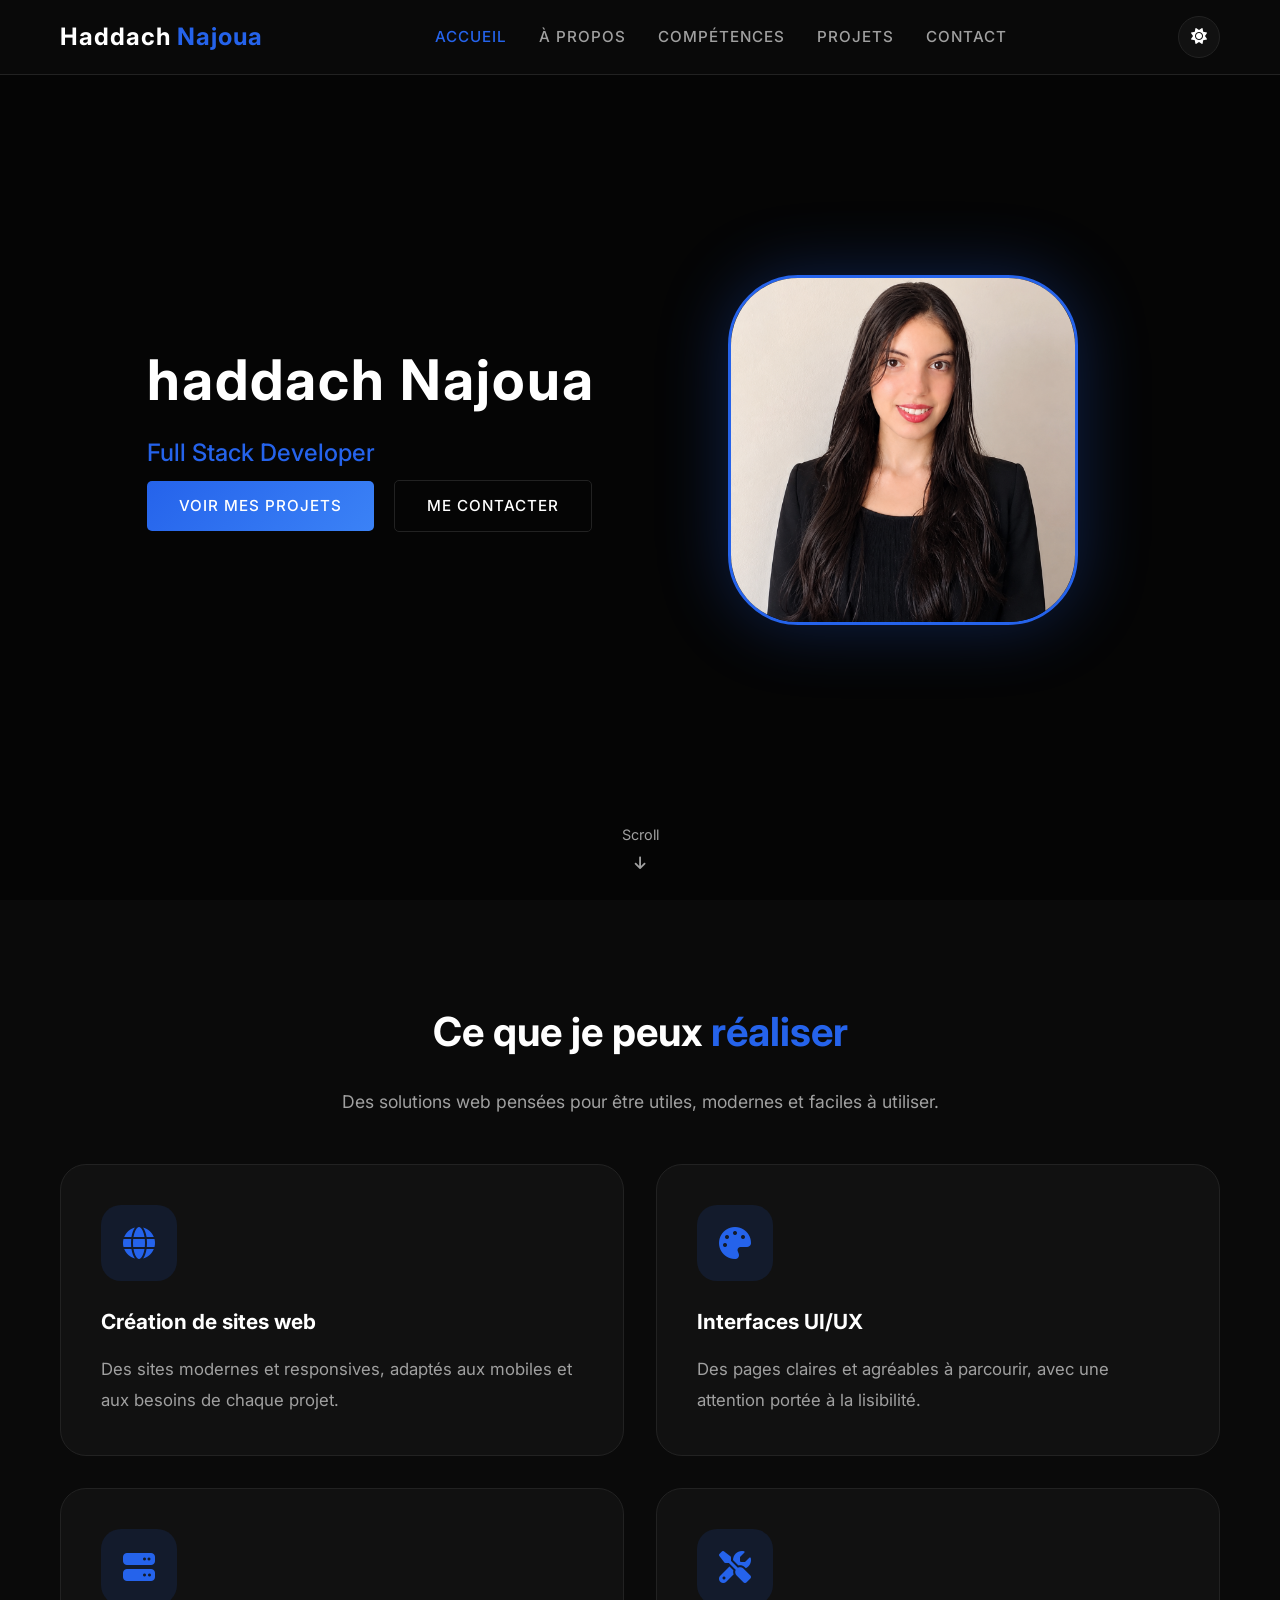
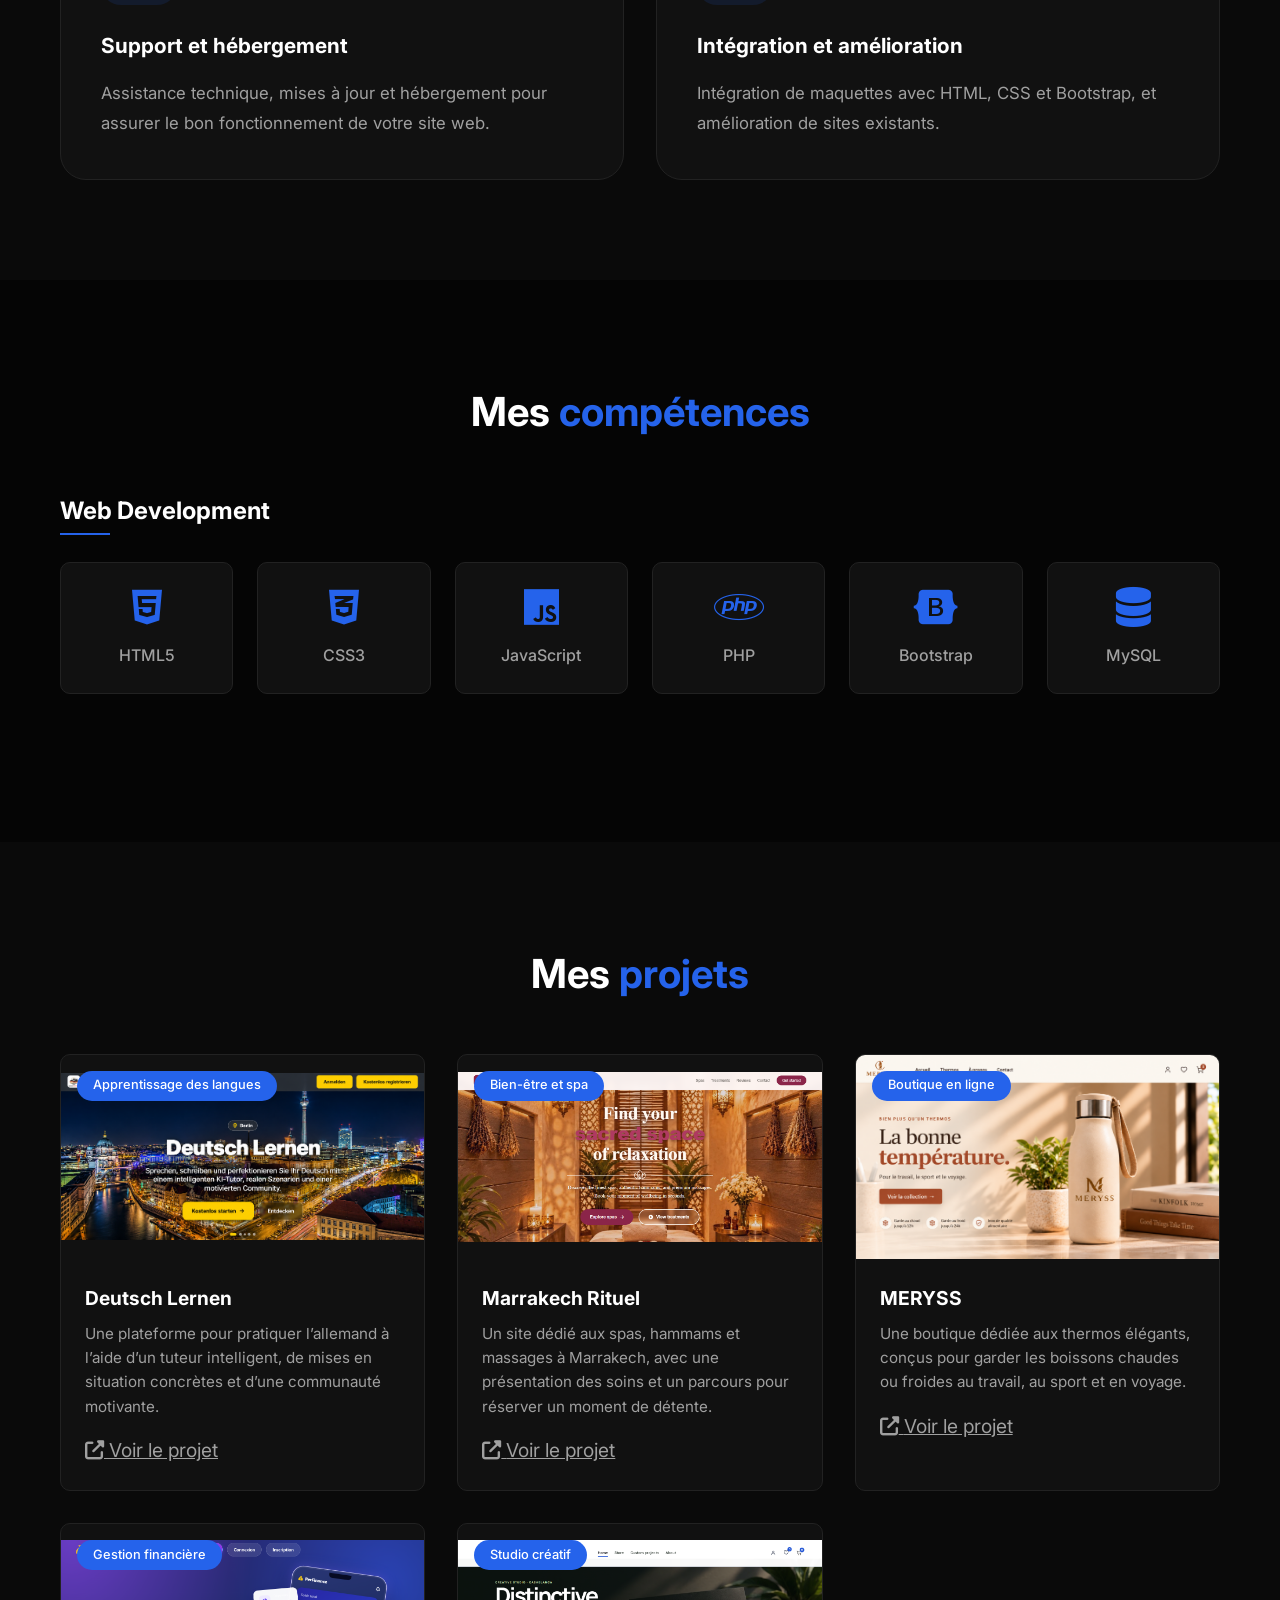
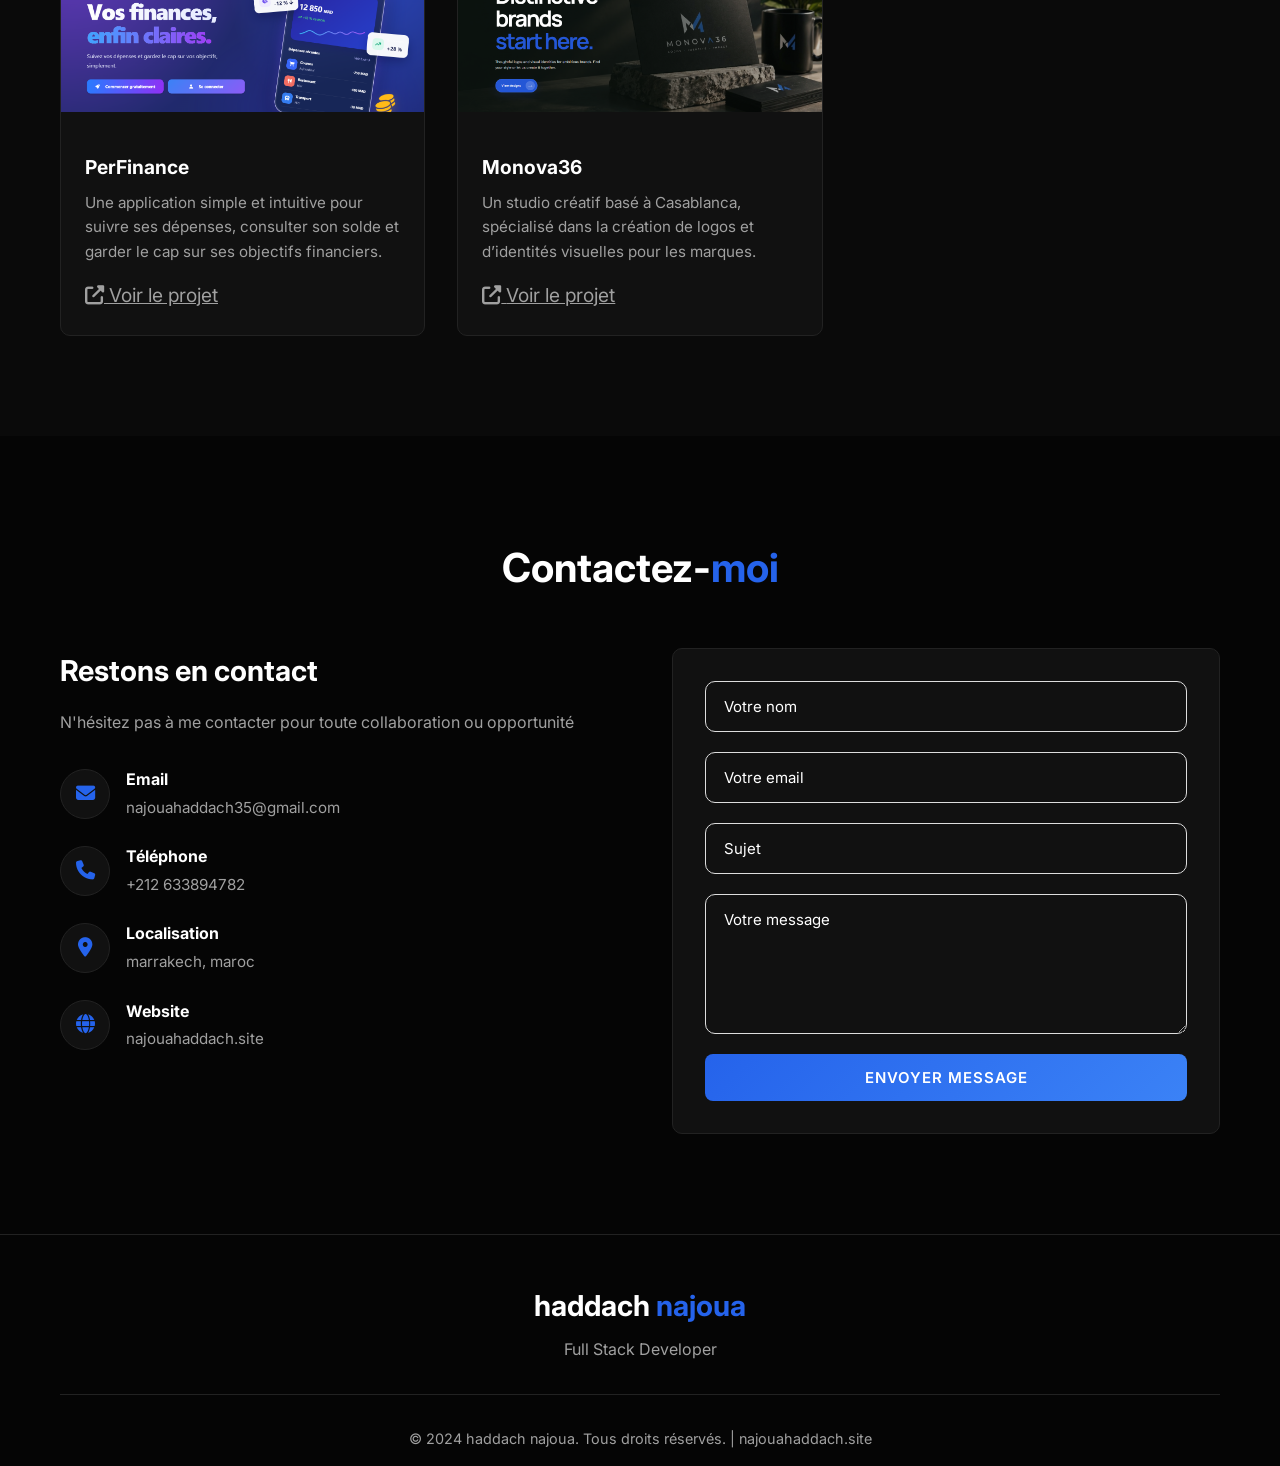
<file: index.html>
<!DOCTYPE html>
<html lang="fr">
<head>
    <meta charset="UTF-8">
    <meta name="viewport" content="width=device-width, initial-scale=1.0">
    <title>Haddach Najoua - Développeuse web</title>
    <link rel="stylesheet" href="https://cdnjs.cloudflare.com/ajax/libs/font-awesome/6.4.0/css/all.min.css">
    <link rel="stylesheet" href="style.css">
</head>
<body>
    <!-- Navigation -->
    <nav class="navbar">
        <div class="nav-container">
            <a href="#" class="logo">Haddach <span>Najoua</span></a>
            <ul class="nav-menu">
                <li><a href="#home" class="nav-link active">Accueil</a></li>
                <li><a href="#about" class="nav-link">À propos</a></li>
                <li><a href="#skills" class="nav-link">Compétences</a></li>
                <li><a href="#projects" class="nav-link">Projets</a></li>
                <li><a href="#contact" class="nav-link">Contact</a></li>
            </ul>
            <button class="theme-toggle" type="button" aria-label="Activer le thème clair" title="Activer le thème clair">
                <i class="fas fa-sun" aria-hidden="true"></i>
            </button>
            <div class="menu-toggle">
                <i class="fas fa-bars"></i>
            </div>
        </div>
    </nav>

    <!-- Hero Section -->
    <section id="home" class="hero">
        <div class="hero-content">
            <div class="hero-text">
                <h1>haddach Najoua</h1>
                <h2>Full Stack Developer</h2>
    
                <div class="hero-buttons">
                    <a href="#projects" class="btn primary">Voir mes projets</a>
                    <a href="#contact" class="btn secondary">Me contacter</a>
                </div>
               
            </div>
            <div class="hero-image">
                <div class="profile-circle">
                    <img src="assets/image.png" alt="Portrait de Haddach Najoua">
                </div>
            </div>
        </div>
        <div class="scroll-down">
            <span>Scroll</span>
            <i class="fas fa-arrow-down"></i>
        </div>
    </section>

    <!-- About Section -->
    <section id="about" class="about">
        <div class="container">
            <h2 class="section-title">Ce que je peux <span>réaliser</span></h2>
            <p class="section-intro">Des solutions web pensées pour être utiles, modernes et faciles à utiliser.</p>
            <div class="about-grid">
                <div class="about-card">
                    <div class="about-icon"><i class="fas fa-globe"></i></div>
                    <h3>Création de sites web</h3>
                    <p>Des sites modernes et responsives, adaptés aux mobiles et aux besoins de chaque projet.</p>
                </div>
                <div class="about-card">
                    <div class="about-icon"><i class="fas fa-palette"></i></div>
                    <h3>Interfaces UI/UX</h3>
                    <p>Des pages claires et agréables à parcourir, avec une attention portée à la lisibilité.</p>
                </div>
                <div class="about-card">
                    <div class="about-icon"><i class="fas fa-server"></i></div>
                    <h3>Support et hébergement</h3>
                    <p>Assistance technique, mises à jour et hébergement pour assurer le bon fonctionnement de votre site web.</p>
                </div>
                <div class="about-card">
                    <div class="about-icon"><i class="fas fa-screwdriver-wrench"></i></div>
                    <h3>Intégration et amélioration</h3>
                    <p>Intégration de maquettes avec HTML, CSS et Bootstrap, et amélioration de sites existants.</p>
                </div>
            </div>
        </div>
    </section>

    <!-- Skills Section -->
    <section id="skills" class="skills">
        <div class="container">
            <h2 class="section-title">Mes <span>compétences</span></h2>
            
            <div class="skills-category">
                <h3>Web Development</h3>
                <div class="skills-grid">
                     <div class="skill-item">
                        <i class="fab fa-html5"></i>
                        <span>HTML5</span>
                    </div>
                    
                  
                    <div class="skill-item">
                        <i class="fab fa-css3-alt"></i>
                        <span>CSS3</span>
                    </div>
                    <div class="skill-item">
                        <i class="fab fa-js"></i>
                        <span>JavaScript</span>
                    </div>
                    <div class="skill-item">
                        <i class="fab fa-php"></i>
                        <span>PHP</span>
                    </div>
                    <div class="skill-item">
                        <i class="fab fa-bootstrap"></i>
                        <span>Bootstrap</span>
                    </div>
                    <div class="skill-item">
                        <i class="fas fa-database"></i>
                        <span>MySQL</span>
                    </div>
                </div>
            </div>
        </div>
    </section>

    <!-- Projects Section -->
    <section id="projects" class="projects">
        <div class="container">
            <h2 class="section-title">Mes <span>projets</span></h2>
            
            <div class="projects-grid">
                <div class="project-card">
                    <div class="project-image project-image--contain">
                        <a href="https://deutschlernen.wuaze.com" target="_blank" rel="noopener noreferrer" aria-label="Ouvrir Deutsch Lernen">
                            <img src="assets/deutschlernen.png" alt="Aperçu de Deutsch Lernen, plateforme pour apprendre l’allemand">
                        </a>
                        <div class="project-overlay">
                            <span class="project-category">Apprentissage des langues</span>
                        </div>
                    </div>
                    <div class="project-info">
                        <h3>Deutsch Lernen</h3>
                        <p>Une plateforme pour pratiquer l’allemand à l’aide d’un tuteur intelligent, de mises en situation concrètes et d’une communauté motivante.</p>
                        <div class="project-links">
                            <a href="https://deutschlernen.wuaze.com" target="_blank" rel="noopener noreferrer" aria-label="Visiter Deutsch Lernen">
                                <i class="fas fa-external-link-alt" aria-hidden="true"></i>
                                <span>Voir le projet</span>
                            </a>
                        </div>
                    </div>
                </div>
                <div class="project-card">
                    <div class="project-image project-image--contain">
                        <a href="https://marrakechspa.kesug.com" target="_blank" rel="noopener noreferrer" aria-label="Ouvrir Marrakech Rituel">
                            <img src="assets/marrakech-rituel.png" alt="Aperçu de Marrakech Rituel, site de spas, hammams et soins">
                        </a>
                        <div class="project-overlay">
                            <span class="project-category">Bien-être et spa</span>
                        </div>
                    </div>
                    <div class="project-info">
                        <h3>Marrakech Rituel</h3>
                        <p>Un site dédié aux spas, hammams et massages à Marrakech, avec une présentation des soins et un parcours pour réserver un moment de détente.</p>
                        <div class="project-links">
                            <a href="https://marrakechspa.kesug.com" target="_blank" rel="noopener noreferrer" aria-label="Visiter Marrakech Rituel">
                                <i class="fas fa-external-link-alt" aria-hidden="true"></i>
                                <span>Voir le projet</span>
                            </a>
                        </div>
                    </div>
                </div>
                <div class="project-card">
                    <div class="project-image project-image--contain">
                        <a href="https://thermos.site.je" target="_blank" rel="noopener noreferrer" aria-label="Ouvrir MERYSS">
                            <img src="assets/meryss.png" alt="Aperçu de la boutique MERYSS et de sa bouteille isotherme">
                        </a>
                        <div class="project-overlay">
                            <span class="project-category">Boutique en ligne</span>
                        </div>
                    </div>
                    <div class="project-info">
                        <h3>MERYSS</h3>
                        <p>Une boutique dédiée aux thermos élégants, conçus pour garder les boissons chaudes ou froides au travail, au sport et en voyage.</p>
                        <div class="project-links">
                            <a href="https://thermos.site.je" target="_blank" rel="noopener noreferrer" aria-label="Visiter MERYSS">
                                <i class="fas fa-external-link-alt" aria-hidden="true"></i>
                                <span>Voir le projet</span>
                            </a>
                        </div>
                    </div>
                </div>
                <div class="project-card">
                    <div class="project-image project-image--contain">
                        <a href="https://finance-app.infy.click" target="_blank" rel="noopener noreferrer" aria-label="Ouvrir PerFinance">
                            <img src="assets/perfinance.png" alt="Aperçu de l’application PerFinance de suivi des finances personnelles">
                        </a>
                        <div class="project-overlay">
                            <span class="project-category">Gestion financière</span>
                        </div>
                    </div>
                    <div class="project-info">
                        <h3>PerFinance</h3>
                        <p>Une application simple et intuitive pour suivre ses dépenses, consulter son solde et garder le cap sur ses objectifs financiers.</p>
                        <div class="project-links">
                            <a href="https://finance-app.infy.click" target="_blank" rel="noopener noreferrer" aria-label="Visiter PerFinance">
                                <i class="fas fa-external-link-alt" aria-hidden="true"></i>
                                <span>Voir le projet</span>
                            </a>
                        </div>
                    </div>
                </div>
                <div class="project-card">
                    <div class="project-image project-image--contain">
                        <a href="https://monova36.kesug.com" target="_blank" rel="noopener noreferrer" aria-label="Ouvrir Monova36">
                            <img src="assets/monova36.png" alt="Aperçu de Monova36, studio de création de logos et d’identités visuelles">
                        </a>
                        <div class="project-overlay">
                            <span class="project-category">Studio créatif</span>
                        </div>
                    </div>
                    <div class="project-info">
                        <h3>Monova36</h3>
                        <p>Un studio créatif basé à Casablanca, spécialisé dans la création de logos et d’identités visuelles pour les marques.</p>
                        <div class="project-links">
                            <a href="https://monova36.kesug.com" target="_blank" rel="noopener noreferrer" aria-label="Visiter Monova36">
                                <i class="fas fa-external-link-alt" aria-hidden="true"></i>
                                <span>Voir le projet</span>
                            </a>
                        </div>
                    </div>
                </div>
            </div>
        </div>
    </section>

    <!-- Contact Section -->
    <section id="contact" class="contact">
        <div class="container">
            <h2 class="section-title">Contactez-<span>moi</span></h2>
            
            <div class="contact-grid">
                <div class="contact-info">
                    <h3>Restons en contact</h3>
                    <p>N'hésitez pas à me contacter pour toute collaboration ou opportunité</p>
                    
                    <div class="contact-details">
                        <div class="contact-item">
                            <i class="fas fa-envelope"></i>
                            <div>
                                <h4>Email</h4>
                                <p>najouahaddach35@gmail.com</p>
                            </div>
                        </div>
                        <div class="contact-item">
                            <i class="fas fa-phone"></i>
                            <div>
                                <h4>Téléphone</h4>
                                <p>+212 633894782</p>
                            </div>
                        </div>
                        <div class="contact-item">
                            <i class="fas fa-map-marker-alt"></i>
                            <div>
                                <h4>Localisation</h4>
                                <p>marrakech, maroc</p>
                            </div>
                        </div>
                        <div class="contact-item">
                            <i class="fas fa-globe"></i>
                            <div>
                                <h4>Website</h4>
                                <p>najouahaddach.site</p>
                            </div>
                        </div>
                    </div>
                </div>
                
                
<form class="contact-form"
      action="https://formsubmit.app/f/9q57jbeb3t"
      method="POST">
<input type="hidden" name="_redirect" value="https://TON-SITE/merci.html">
    <input type="text" name="name" placeholder="Votre nom" required>

    <input type="email" name="email" placeholder="Votre email" required>

    <input type="text" name="subject" placeholder="Sujet">

    <textarea name="message" placeholder="Votre message" required></textarea>

    <input type="text" name="_gotcha"
           style="display:none"
           tabindex="-1"
           autocomplete="off">

    <button type="submit" class="btn primary">
        Envoyer message
    </button>
</form>

            </div>
        </div>
    </section>

    <!-- Footer -->
    <footer class="footer">
        <div class="container">
            <div class="footer-content">
                <div class="footer-logo">haddach <span>najoua</span></div>
                <p>Full Stack Developer</p>
               
            </div>
            <div class="footer-bottom">
                <p>&copy; 2024 haddach najoua. Tous droits réservés. | najouahaddach.site</p>
            </div>
        </div>
    </footer>

    <script src="script.js"></script>
</body>
</html>
</file>
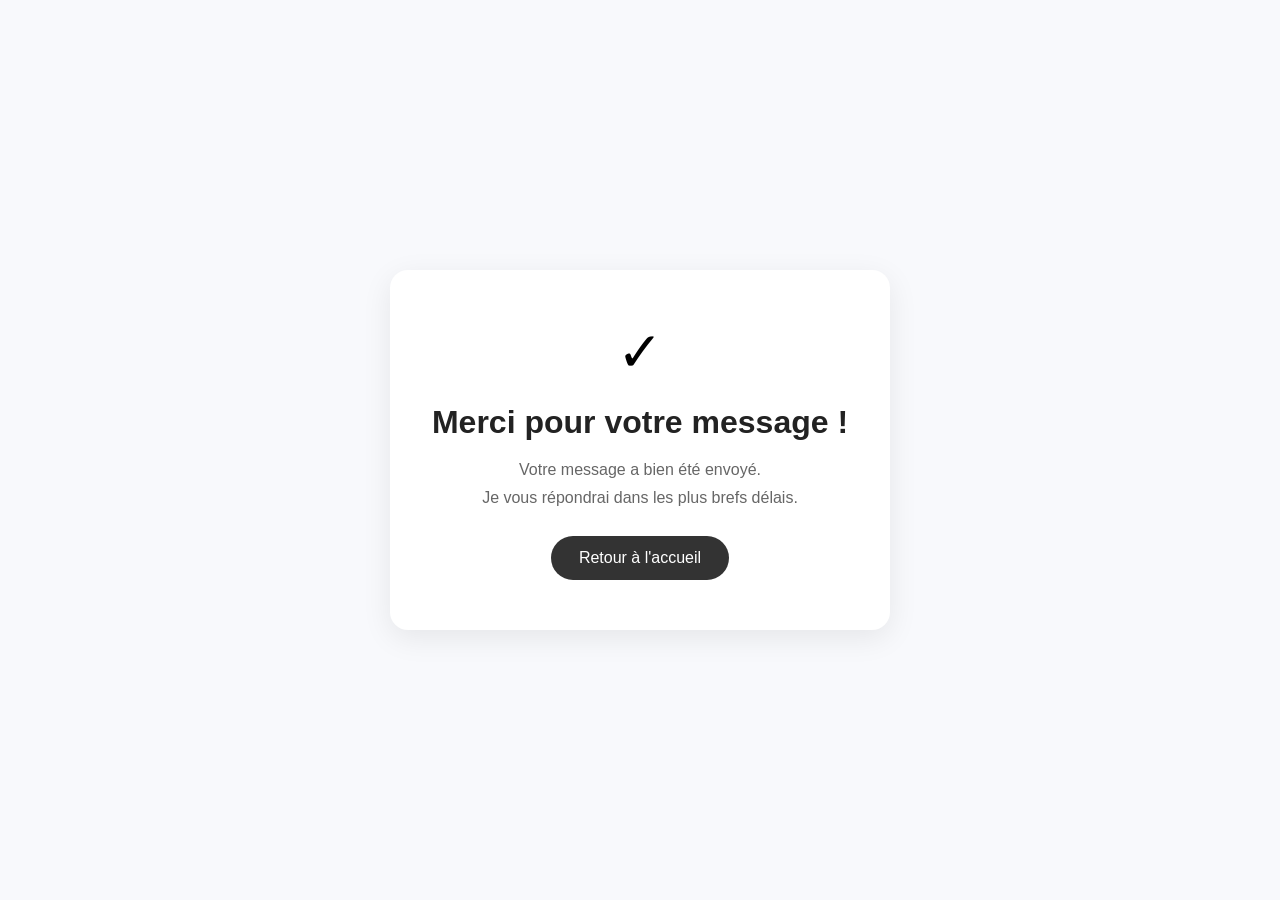
<file: merci.html>
<!DOCTYPE html>
<html lang="fr">
<head>
    <meta charset="UTF-8">
    <meta name="viewport" content="width=device-width, initial-scale=1.0">
    <title>Merci pour votre message</title>
    <style>
        * {
            margin: 0;
            padding: 0;
            box-sizing: border-box;
        }

        body {
            min-height: 100vh;
            display: flex;
            justify-content: center;
            align-items: center;
            background: #f8f9fc;
            font-family: Arial, sans-serif;
            text-align: center;
            padding: 20px;
        }

        .thank-you {
            background: white;
            padding: 50px 30px;
            border-radius: 18px;
            max-width: 500px;
            width: 100%;
            box-shadow: 0 8px 30px rgba(0,0,0,0.08);
        }

        .check {
            font-size: 55px;
            margin-bottom: 20px;
        }

        h1 {
            color: #222;
            margin-bottom: 15px;
        }

        p {
            color: #666;
            line-height: 1.7;
            margin-bottom: 25px;
        }

        a {
            display: inline-block;
            padding: 13px 28px;
            background: #333;
            color: white;
            text-decoration: none;
            border-radius: 30px;
            transition: 0.3s;
        }

        a:hover {
            opacity: 0.8;
            transform: translateY(-2px);
        }
    </style>
</head>
<body>

    <div class="thank-you">
        <div class="check">✓</div>
        <h1>Merci pour votre message !</h1>

        <p>
            Votre message a bien été envoyé.<br>
            Je vous répondrai dans les plus brefs délais.
        </p>

        <a href="index.html">Retour à l'accueil</a>
    </div>

</body>
</html>
</file>
<file: style.css>
/* Import Google Font */
@import url('https://fonts.googleapis.com/css2?family=Inter:wght@300;400;500;600;700&display=swap');

/* Variables */
:root {
    --primary-color: #2563eb;
    --secondary-color: #3b82f6;
    --dark-bg: #0a0a0a;
    --darker-bg: #050505;
    --card-bg: #111111;
    --text-primary: #ffffff;
    --text-secondary: #a0a0a0;
    --border-color: #222222;
    --gradient: linear-gradient(135deg, #2563eb, #3b82f6);
    --shadow: 0 10px 30px rgba(0, 0, 0, 0.3);
    --navbar-bg: rgba(10, 10, 10, 0.95);
    --navbar-scrolled-bg: rgba(10, 10, 10, 0.98);
    color-scheme: dark;
}

body[data-theme="light"] {
    --dark-bg: #f4f7fb;
    --darker-bg: #e9eef5;
    --card-bg: #ffffff;
    --text-primary: #172033;
    --text-secondary: #5c6678;
    --border-color: #d8e0eb;
    --shadow: 0 10px 30px rgba(23, 32, 51, 0.1);
    --navbar-bg: rgba(244, 247, 251, 0.95);
    --navbar-scrolled-bg: rgba(244, 247, 251, 0.98);
    color-scheme: light;
}

/* Reset */
* {
    margin: 0;
    padding: 0;
    box-sizing: border-box;
}

html {
    scroll-behavior: smooth;
}

body {
    font-family: 'Inter', sans-serif;
    background: var(--dark-bg);
    color: var(--text-primary);
    line-height: 1.6;
    transition: background-color 0.25s ease, color 0.25s ease;
}

.container {
    max-width: 1200px;
    margin: 0 auto;
    padding: 0 20px;
}

/* Navigation */
.navbar {
    position: fixed;
    top: 0;
    left: 0;
    width: 100%;
    background: var(--navbar-bg);
    backdrop-filter: blur(10px);
    border-bottom: 1px solid var(--border-color);
    z-index: 1000;
    padding: 1rem 0;
}

.navbar.scrolled {
    background: var(--navbar-scrolled-bg);
}

.nav-container {
    max-width: 1200px;
    margin: 0 auto;
    padding: 0 20px;
    display: flex;
    justify-content: space-between;
    align-items: center;
}

.logo {
    font-size: 1.5rem;
    font-weight: 700;
    text-decoration: none;
    color: var(--text-primary);
    letter-spacing: 1px;
}

.logo span {
    color: var(--primary-color);
}

.nav-menu {
    display: flex;
    list-style: none;
    gap: 2rem;
}

.nav-link {
    text-decoration: none;
    color: var(--text-secondary);
    font-weight: 500;
    transition: color 0.3s;
    font-size: 0.95rem;
    text-transform: uppercase;
    letter-spacing: 1px;
}

.nav-link:hover,
.nav-link.active {
    color: var(--primary-color);
}

.menu-toggle {
    display: none;
    color: var(--text-primary);
    font-size: 1.5rem;
    cursor: pointer;
}

.theme-toggle {
    width: 42px;
    height: 42px;
    flex: 0 0 auto;
    border: 1px solid var(--border-color);
    border-radius: 50%;
    background: var(--card-bg);
    color: var(--text-primary);
    font-size: 1rem;
    cursor: pointer;
    transition: color 0.2s, background-color 0.2s, border-color 0.2s;
}

.theme-toggle:hover {
    color: var(--primary-color);
    border-color: var(--primary-color);
}

.theme-toggle:focus-visible {
    outline: 2px solid var(--primary-color);
    outline-offset: 3px;
}

/* Hero Section */
.hero {
    min-height: 100vh;
    display: flex;
    align-items: center;
    position: relative;
    padding: 100px 0;
    background: var(--darker-bg);
}

.hero-content {
    max-width: 1200px;
    margin: 0 auto;
    padding: 0 20px;
    display: grid;
    grid-template-columns: 1fr 1fr;
    gap: 4rem;
    align-items: center;
}

.hero-text h1 {
    font-size: 3.5rem;
    font-weight: 700;
    margin-bottom: 0.5rem;
    letter-spacing: 2px;
}

.hero-text h2 {
    font-size: 1.5rem;
    color: var(--primary-color);
    margin-bottom: 0.5rem;
    font-weight: 500;
}

.hero-text p {
    font-size: 1.1rem;
    color: var(--primary-color);
    margin-bottom: 2rem;
    font-family: monospace;
}

.hero-buttons {
    margin-bottom: 2rem;
}

.btn {
    display: inline-block;
    padding: 0.8rem 2rem;
    border-radius: 5px;
    text-decoration: none;
    font-weight: 500;
    transition: all 0.3s;
    margin-right: 1rem;
    border: none;
    cursor: pointer;
    font-size: 0.95rem;
    text-transform: uppercase;
    letter-spacing: 1px;
}

.btn.primary {
    background: var(--gradient);
    color: white;
}

.btn.primary:hover {
    transform: translateY(-2px);
    box-shadow: 0 5px 20px rgba(37, 99, 235, 0.4);
}

.btn.secondary {
    background: transparent;
    color: var(--text-primary);
    border: 1px solid var(--border-color);
}

.btn.secondary:hover {
    border-color: var(--primary-color);
    color: var(--primary-color);
}

.social-links {
    display: flex;
    gap: 1rem;
}

.social-icon {
    display: flex;
    align-items: center;
    justify-content: center;
    width: 45px;
    height: 45px;
    border-radius: 50%;
    background: var(--card-bg);
    color: var(--text-secondary);
    font-size: 1.2rem;
    transition: all 0.3s;
    border: 1px solid var(--border-color);
}

.social-icon:hover {
    background: var(--primary-color);
    color: white;
    transform: translateY(-3px);
}

.hero-image {
    display: flex;
    justify-content: center;
}

.profile-circle {
    width: 350px;
    height: 350px;
    border-radius: 20%;
    overflow: hidden;
    border: 3px solid var(--primary-color);
    box-shadow: 0 0 70px rgba(37, 99, 235, 0.3);
}

.profile-circle img {
    width: 350px;
    height: 100%;
    object-fit: cover;
}

.scroll-down {
    position: absolute;
    bottom: 30px;
    left: 50%;
    transform: translateX(-50%);
    display: flex;
    flex-direction: column;
    align-items: center;
    color: var(--text-secondary);
    font-size: 0.9rem;
    gap: 10px;
}

.scroll-down i {
    animation: bounce 2s infinite;
}

@keyframes bounce {
    0%, 100% { transform: translateY(0); }
    50% { transform: translateY(10px); }
}

/* About Section */
.about {
    padding: 100px 0;
    background: var(--dark-bg);
}

.section-title {
    font-size: 2.5rem;
    text-align: center;
    margin-bottom: 3rem;
    font-weight: 700;
}

.section-title span {
    color: var(--primary-color);
}

.about-grid {
    display: grid;
    grid-template-columns: repeat(2, minmax(0, 1fr));
    gap: 2rem;
}

.section-intro {
    max-width: 620px;
    margin: -1.5rem auto 3rem;
    text-align: center;
    color: var(--text-secondary);
    font-size: 1.1rem;
}

.about-card {
    background: var(--card-bg);
    padding: 2.5rem;
    border-radius: 26px;
    border: 1px solid var(--border-color);
    transition: all 0.3s;
    min-height: 280px;
}

.about-card:hover {
    transform: translateY(-5px);
    border-color: var(--primary-color);
    box-shadow: var(--shadow);
}

.about-icon {
    width: 76px;
    height: 76px;
    display: flex;
    align-items: center;
    justify-content: center;
    margin-bottom: 1.5rem;
    border-radius: 20px;
    background: rgba(37, 99, 235, 0.12);
}

.about-icon i {
    font-size: 2rem;
    color: var(--primary-color);
}

.about-card h3 {
    font-size: 1.3rem;
    margin-bottom: 1rem;
    color: var(--text-primary);
}

.about-card p {
    color: var(--text-secondary);
    font-size: 1.05rem;
    line-height: 1.8;
}

/* Skills Section */
.skills {
    padding: 100px 0;
    background: var(--darker-bg);
}

.skills-category {
    margin-bottom: 3rem;
}

.skills-category h3 {
    font-size: 1.5rem;
    margin-bottom: 2rem;
    color: var(--text-primary);
    position: relative;
    display: inline-block;
}

.skills-category h3::after {
    content: '';
    position: absolute;
    bottom: -5px;
    left: 0;
    width: 50px;
    height: 2px;
    background: var(--primary-color);
}

.skills-grid {
    display: grid;
    grid-template-columns: repeat(auto-fit, minmax(150px, 1fr));
    gap: 1.5rem;
}

.skill-item {
    background: var(--card-bg);
    padding: 1.5rem;
    border-radius: 10px;
    border: 1px solid var(--border-color);
    display: flex;
    flex-direction: column;
    align-items: center;
    gap: 1rem;
    transition: all 0.3s;
}

.skill-item:hover {
    border-color: var(--primary-color);
    transform: translateY(-3px);
}

.skill-item i {
    font-size: 2.5rem;
    color: var(--primary-color);
}

.skill-item span {
    font-size: 1rem;
    font-weight: 500;
    color: var(--text-secondary);
}

/* Projects Section */
.projects {
    padding: 100px 0;
    background: var(--dark-bg);
}

.projects-grid {
    display: grid;
    grid-template-columns: repeat(auto-fit, minmax(350px, 1fr));
    gap: 2rem;
}

.project-card {
    background: var(--card-bg);
    border-radius: 10px;
    overflow: hidden;
    border: 1px solid var(--border-color);
    transition: all 0.3s;
}

.project-card:hover {
    transform: translateY(-5px);
    border-color: var(--primary-color);
    box-shadow: var(--shadow);
}

.project-image {
    position: relative;
    overflow: hidden;
    aspect-ratio: 3/2;
}

.project-image img {
    width: 100%;
    height: 100%;
    object-fit: cover;
    transition: transform 0.5s;
}

.project-image--contain {
    aspect-ratio: 1672 / 941;
}

.project-image--contain img {
    object-fit: contain;
}

.project-card:hover .project-image--contain img {
    transform: none;
}

.project-image > a {
    display: block;
    width: 100%;
    height: 100%;
}

.project-card:hover .project-image img {
    transform: scale(1.1);
}

.project-overlay {
    position: absolute;
    top: 1rem;
    left: 1rem;
    background: var(--primary-color);
    color: white;
    padding: 0.3rem 1rem;
    border-radius: 20px;
    font-size: 0.8rem;
    font-weight: 500;
}

.project-info {
    padding: 1.5rem;
}

.project-info h3 {
    font-size: 1.2rem;
    margin-bottom: 0.5rem;
    color: var(--text-primary);
}

.project-info p {
    color: var(--text-secondary);
    font-size: 0.95rem;
    margin-bottom: 1rem;
}

.project-tech {
    display: flex;
    flex-wrap: wrap;
    gap: 0.5rem;
    margin-bottom: 1rem;
}

.project-tech span {
    background: var(--darker-bg);
    color: var(--text-secondary);
    padding: 0.2rem 0.8rem;
    border-radius: 15px;
    font-size: 0.8rem;
    border: 1px solid var(--border-color);
}

.project-links {
    display: flex;
    gap: 1rem;
}

.project-links a {
    color: var(--text-secondary);
    font-size: 1.2rem;
    transition: color 0.3s;
}

.project-links a:hover {
    color: var(--primary-color);
}

/* Contact Section */
.contact {
    padding: 100px 0;
    background: var(--darker-bg);
}

.contact-grid {
    display: grid;
    grid-template-columns: 1fr 1fr;
    gap: 4rem;
}

.contact-info h3 {
    font-size: 1.8rem;
    margin-bottom: 1rem;
    color: var(--text-primary);
}

.contact-info p {
    color: var(--text-secondary);
    margin-bottom: 2rem;
}

.contact-details {
    display: flex;
    flex-direction: column;
    gap: 1.5rem;
}

.contact-item {
    display: flex;
    align-items: center;
    gap: 1rem;
}

.contact-item i {
    width: 50px;
    height: 50px;
    background: var(--card-bg);
    border: 1px solid var(--border-color);
    border-radius: 50%;
    display: flex;
    align-items: center;
    justify-content: center;
    color: var(--primary-color);
    font-size: 1.2rem;
    transition: all 0.3s;
}

.contact-item:hover i {
    border-color: var(--primary-color);
    background: var(--primary-color);
    color: white;
}

.contact-item h4 {
    font-size: 1rem;
    margin-bottom: 0.2rem;
    color: var(--text-primary);
}

.contact-item p {
    color: var(--text-secondary);
    font-size: 0.95rem;
    margin: 0;
}

.contact-form {
    background: var(--card-bg);
    padding: 2rem;
    border-radius: 10px;
    border: 1px solid var(--border-color);
}

.form-group {
    margin-bottom: 1.5rem;
}

.form-group input,
.form-group textarea {
    width: 100%;
    padding: 1rem;
    background: var(--darker-bg);
    border: 1px solid var(--border-color);
    border-radius: 5px;
    color: var(--text-primary);
    font-family: inherit;
    transition: all 0.3s;
}

.form-group input:focus,
.form-group textarea:focus {
    outline: none;
    border-color: var(--primary-color);
}

.contact-form button {
    width: 100%;
}

/* Footer */
.footer {
    background: var(--darker-bg);
    padding: 3rem 0 1rem;
    border-top: 1px solid var(--border-color);
}

.footer-content {
    text-align: center;
    margin-bottom: 2rem;
}

.footer-logo {
    font-size: 1.8rem;
    font-weight: 700;
    margin-bottom: 0.5rem;
}

.footer-logo span {
    color: var(--primary-color);
}

.footer-content p {
    color: var(--text-secondary);
    margin-bottom: 1rem;
}

.footer-social {
    display: flex;
    justify-content: center;
    gap: 1rem;
}

.footer-social a {
    display: flex;
    align-items: center;
    justify-content: center;
    width: 45px;
    height: 45px;
    background: var(--card-bg);
    border: 1px solid var(--border-color);
    border-radius: 50%;
    color: var(--text-secondary);
    transition: all 0.3s;
}

.footer-social a:hover {
    background: var(--primary-color);
    color: white;
    transform: translateY(-3px);
}

.footer-bottom {
    text-align: center;
    padding-top: 2rem;
    border-top: 1px solid var(--border-color);
}

.footer-bottom p {
    color: var(--text-secondary);
    font-size: 0.9rem;
}

/* Responsive */
@media (max-width: 992px) {
    .hero-content {
        grid-template-columns: 1fr;
        text-align: center;
        gap: 2rem;
    }

    .hero-text {
        order: 2;
    }

    .hero-image {
        order: 1;
    }

    .social-links {
        justify-content: center;
    }

    .about-grid {
        grid-template-columns: repeat(2, 1fr);
    }

    .contact-grid {
        grid-template-columns: 1fr;
        gap: 2rem;
    }
}

@media (max-width: 768px) {
    .nav-container {
        gap: 1rem;
    }

    .menu-toggle {
        display: block;
    }

    .nav-menu {
        position: absolute;
        top: 100%;
        left: 0;
        width: 100%;
        background: var(--dark-bg);
        flex-direction: column;
        align-items: center;
        padding: 1rem 0;
        gap: 1rem;
        border-bottom: 1px solid var(--border-color);
        display: none;
        z-index: 1;
    }

    .nav-menu.active {
        display: flex;
    }

    .hero-text h1 {
        font-size: 2.5rem;
    }

    .about-grid {
        grid-template-columns: 1fr;
    }

    .about-card {
        min-height: 0;
        padding: 2rem;
    }

    .projects-grid {
        grid-template-columns: 1fr;
    }

    .profile-circle {
        width: 250px;
        height: 250px;
    }
    .profile-circle img {
    width: 255px;
    height: 105%;
    object-fit: cover;
}
}

@media (max-width: 480px) {
    .hero-buttons .btn {
        display: block;
        margin: 1rem 0;
    }

    .section-title {
        font-size: 2rem;
    }

    .skills-grid {
        grid-template-columns: repeat(2, 1fr);
    }
}
/* Contact Form */
.contact-form {
    display: flex;
    flex-direction: column;
    gap: 20px;
    width: 100%;
}

.contact-form .form-group {
    width: 100%;
}

.contact-form input,
.contact-form textarea {
    width: 100%;
    padding: 15px 18px;
    border: 1px solid #ddd;
    border-radius: 10px;
    background: var(--card-bg, #fff);
    color: var(--text-color, #333);
    font-family: inherit;
    font-size: 15px;
    outline: none;
    transition: all 0.3s ease;
    box-sizing: border-box;
}

.contact-form input:focus,
.contact-form textarea:focus {
    border-color: var(--primary-color);
    box-shadow: 0 0 0 3px rgba(0, 0, 0, 0.08);
}

.contact-form textarea {
    min-height: 140px;
    resize: vertical;
}

.contact-form button {
    align-self: flex-start;
    padding: 14px 30px;
    border: none;
    border-radius: 8px;
    cursor: pointer;
    font-size: 15px;
    font-weight: 600;
    font-family: inherit;
    transition: all 0.3s ease;
}

.contact-form button:hover {
    transform: translateY(-2px);
}
/* Texte du champ Sujet */
.contact-form input[name="subject"] {
    color: #fff;
}

/* Placeholder Sujet */
.contact-form input[name="subject"]::placeholder {
    color: #fff;
    opacity: 1;
}

/* Texte du bouton */
.contact-form button[type="submit"] {
    color: #fff !important;
}
.contact-form input,
.contact-form textarea {
    color: #fff;
}

.contact-form input::placeholder,
.contact-form textarea::placeholder {
    color: #fff;
    opacity: 1;
}
</file>
